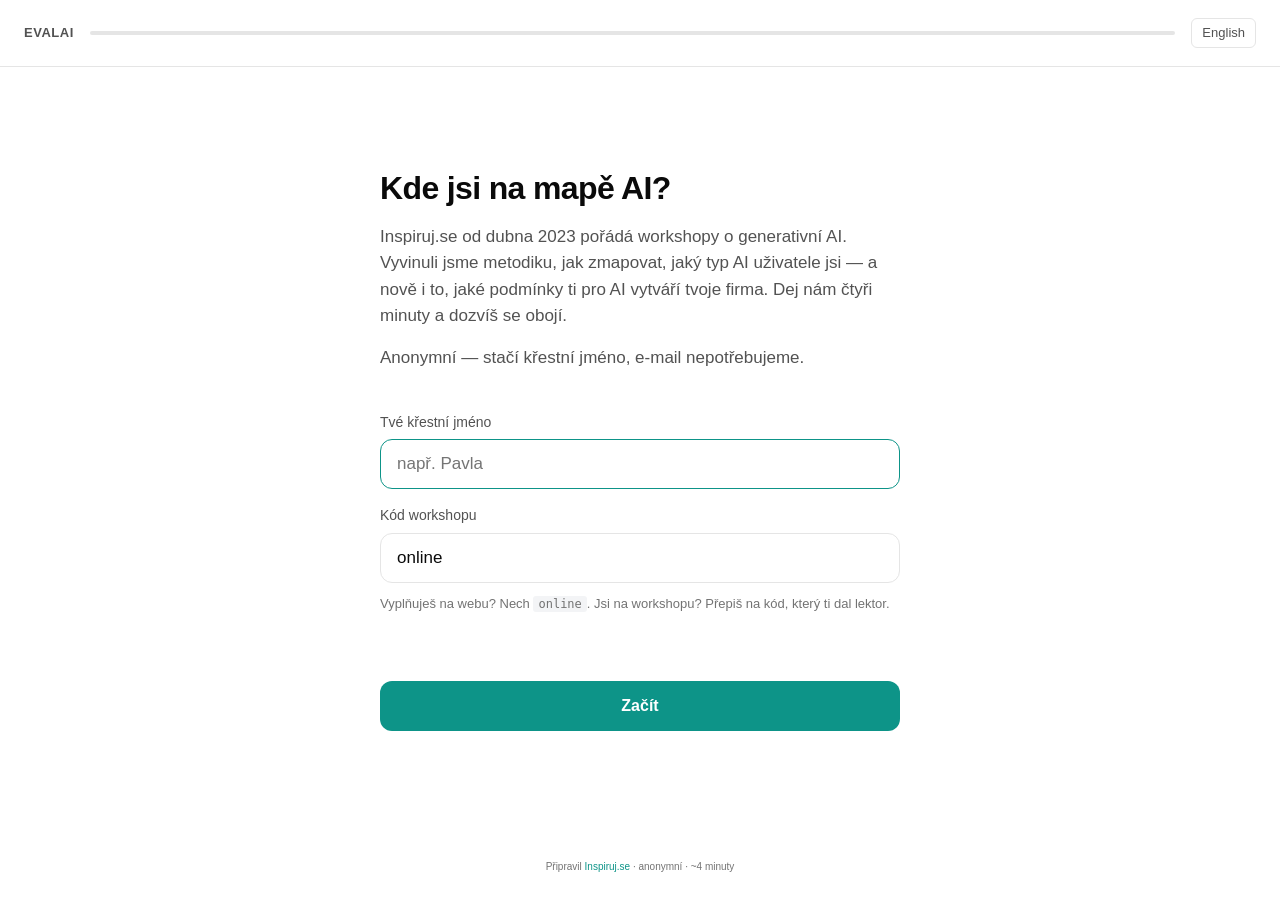
<file: src/index.html>
<!DOCTYPE html>
<html lang="cs">
<head>
  <meta charset="UTF-8">
  <meta name="viewport" content="width=device-width, initial-scale=1.0, maximum-scale=1.0, user-scalable=no">
  <meta name="theme-color" content="#0d9488">
  <title>EvalAI — kde jsi na mapě AI?</title>
  <meta name="description" content="Krátký dotazník pro workshopy Inspiruj.se. Tři minuty, deset otázek, mapa tvého vztahu k AI.">
  <link rel="stylesheet" href="style.css">
</head>
<body>
  <main id="app">
    <div class="topbar">
      <div class="brand">EvalAI</div>
      <div class="progress">
        <div class="progress-bar" id="progress-bar"></div>
      </div>
      <a id="lang-toggle" class="lang-toggle" href="#"></a>
    </div>

    <div class="screen-container" id="screen-container">
      <!-- screens rendered by app.js -->
    </div>

    <footer class="footer">
      <small>Připravil <a href="https://inspiruj.se" target="_blank" rel="noopener">Inspiruj.se</a> · anonymní · ~3 minuty</small>
    </footer>
  </main>

  <script src="config.js"></script>
  <script src="i18n.js"></script>
  <script src="questions.js"></script>
  <script src="app.js"></script>
</body>
</html>
</file>
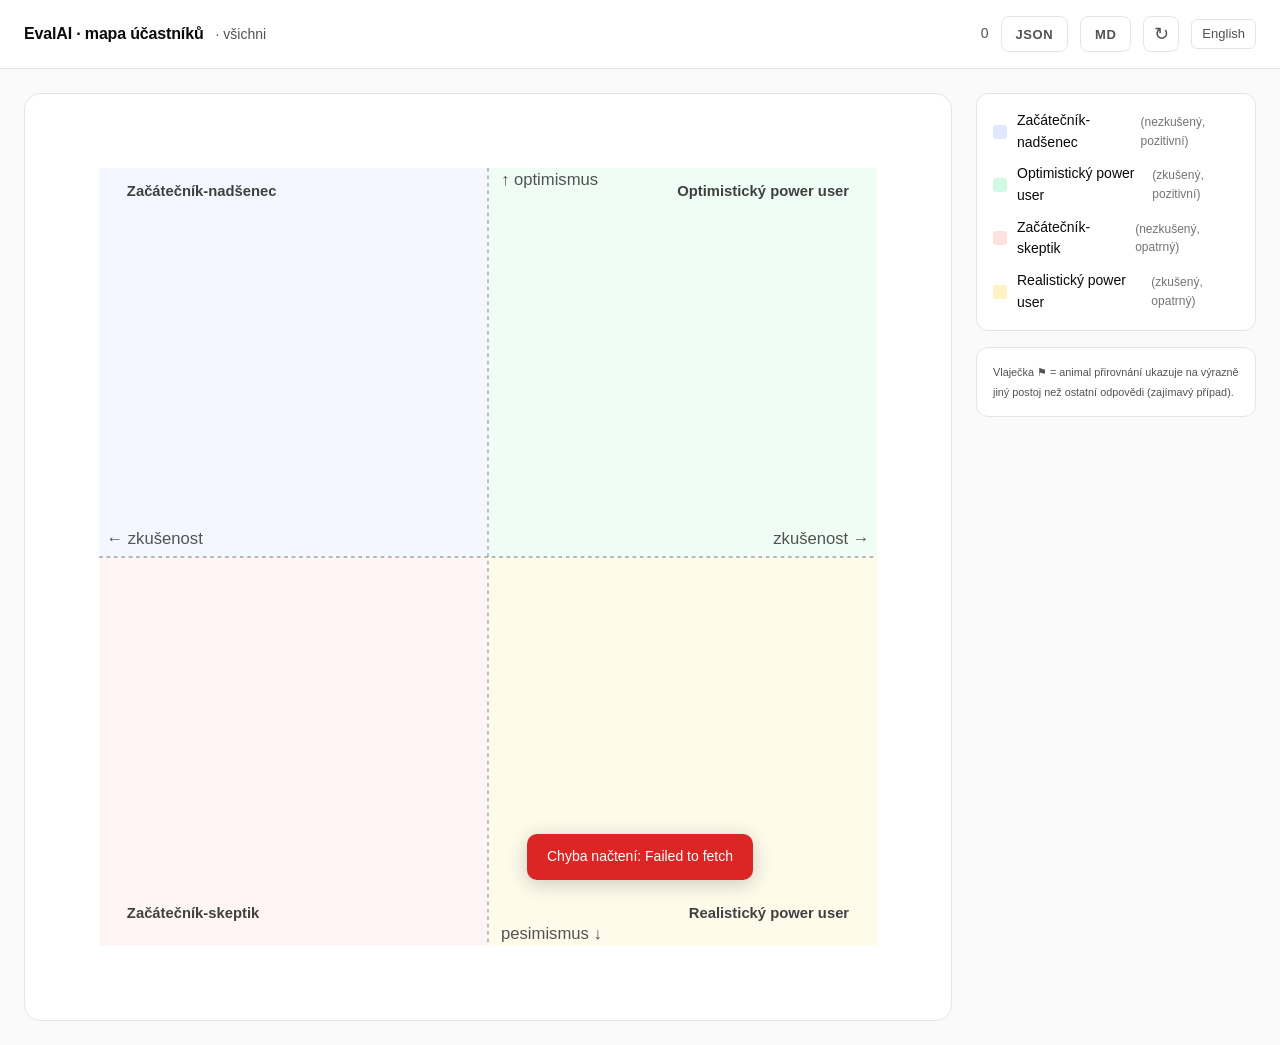
<file: src/dashboard.html>
<!DOCTYPE html>
<html lang="cs">
<head>
  <meta charset="UTF-8">
  <meta name="viewport" content="width=device-width, initial-scale=1.0">
  <meta name="theme-color" content="#0d9488">
  <title>EvalAI — mapa účastníků</title>
  <link rel="stylesheet" href="style.css">
  <link rel="stylesheet" href="dashboard.css">
</head>
<body class="dashboard-body">
  <header class="dash-header">
    <div class="dash-title">
      <strong id="dash-brand">EvalAI · mapa účastníků</strong>
      <span id="workshop-label"></span>
    </div>
    <div class="dash-meta">
      <span id="org-index" class="org-index" hidden></span>
      <span id="count">0</span>
      <button id="export-json-btn" class="btn-pill">JSON</button>
      <button id="export-md-btn" class="btn-pill">MD</button>
      <button id="refresh-btn" class="btn-icon">↻</button>
      <a id="lang-toggle" class="lang-toggle" href="#"></a>
    </div>
  </header>

  <main class="dash-main">
    <div id="plot-wrap" class="plot-wrap">
      <svg id="plot" viewBox="0 0 1000 1000" preserveAspectRatio="xMidYMid meet"></svg>
      <div id="tooltip" class="tooltip" hidden></div>
    </div>

    <aside class="legend">
      <div class="quadrant-legend" id="quadrant-legend"></div>
      <div class="archetype-key">
        <small id="flag-note"></small>
      </div>
    </aside>
  </main>

  <div id="loading" class="loading" hidden></div>
  <div id="error" class="error-banner" hidden></div>

  <script src="config.js"></script>
  <script src="i18n.js"></script>
  <script src="dashboard.js"></script>
</body>
</html>
</file>
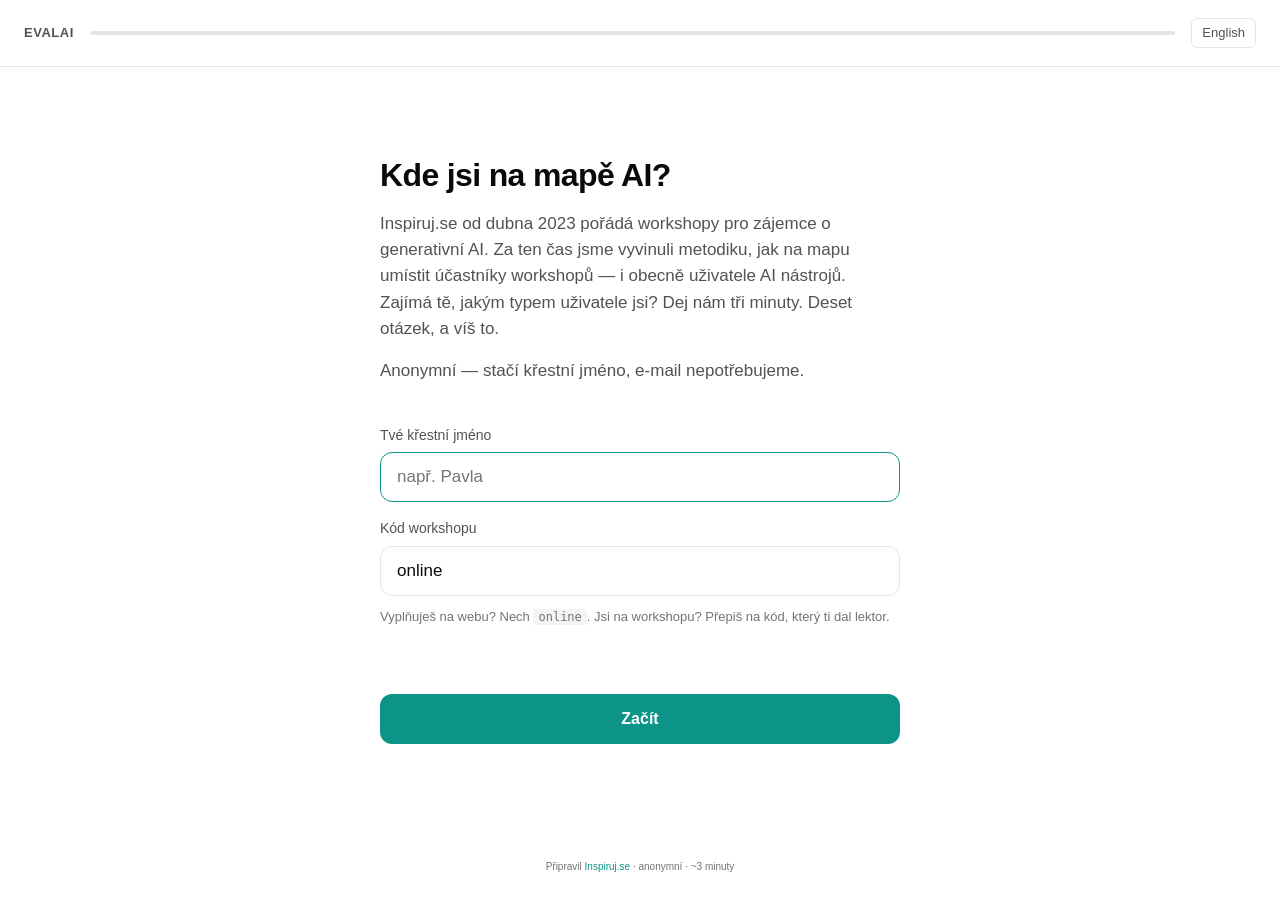
<file: src/v1.html>
<!DOCTYPE html>
<html lang="cs">
<head>
  <meta charset="UTF-8">
  <meta name="viewport" content="width=device-width, initial-scale=1.0, maximum-scale=1.0, user-scalable=no">
  <meta name="theme-color" content="#0d9488">
  <title>EvalAI — kde jsi na mapě AI?</title>
  <meta name="description" content="Krátký dotazník pro workshopy Inspiruj.se. Tři minuty, deset otázek, mapa tvého vztahu k AI.">
  <link rel="stylesheet" href="style.css">
</head>
<body>
  <main id="app">
    <div class="topbar">
      <div class="brand">EvalAI</div>
      <div class="progress">
        <div class="progress-bar" id="progress-bar"></div>
      </div>
      <a id="lang-toggle" class="lang-toggle" href="#"></a>
    </div>

    <div class="screen-container" id="screen-container">
      <!-- screens rendered by app.js -->
    </div>

    <footer class="footer">
      <small>Připravil <a href="https://inspiruj.se" target="_blank" rel="noopener">Inspiruj.se</a> · anonymní · ~3 minuty</small>
    </footer>
  </main>

  <script src="config.js"></script>
  <script src="i18n.js"></script>
  <script src="questions-v1.js"></script>
  <script src="app.js"></script>
</body>
</html>
</file>
<file: src/style.css>
/* EvalAI dotazník — moderní, elegantní, mobile-first
 * Paleta: near-white pozadí, near-black text, teal akcent
 */

:root {
  --bg: #ffffff;
  --bg-soft: #fafafa;
  --text: #0a0a0a;
  --text-muted: #525252;
  --text-subtle: #737373;
  --border: #e5e5e5;
  --border-strong: #d4d4d4;
  --accent: #0d9488;
  --accent-hover: #0f766e;
  --accent-soft: #ccfbf1;
  --error: #dc2626;
  --max-width: 560px;
  --radius: 12px;
  --transition: 200ms cubic-bezier(0.4, 0, 0.2, 1);
}

* {
  margin: 0;
  padding: 0;
  box-sizing: border-box;
}

html, body {
  height: 100%;
  overscroll-behavior: none;
}

body {
  font-family: -apple-system, BlinkMacSystemFont, "Inter", "Segoe UI", Roboto, "Helvetica Neue", Arial, sans-serif;
  font-size: 17px;
  line-height: 1.55;
  color: var(--text);
  background: var(--bg);
  -webkit-font-smoothing: antialiased;
  -moz-osx-font-smoothing: grayscale;
}

a {
  color: var(--accent);
  text-decoration: none;
}
a:hover { color: var(--accent-hover); text-decoration: underline; }

#app {
  display: flex;
  flex-direction: column;
  min-height: 100vh;
  min-height: 100dvh;
}

/* ──────── topbar ──────── */

.topbar {
  position: sticky;
  top: 0;
  background: var(--bg);
  border-bottom: 1px solid var(--border);
  z-index: 10;
  padding: 14px 20px;
  display: flex;
  align-items: center;
  gap: 16px;
}

.brand {
  font-size: 13px;
  font-weight: 600;
  letter-spacing: 0.04em;
  color: var(--text-muted);
  text-transform: uppercase;
}

.progress {
  flex: 1;
  height: 4px;
  background: var(--border);
  border-radius: 2px;
  overflow: hidden;
}

/* Přepínač jazyka — vpravo nahoře v topbaru i dashboard headeru. */
.lang-toggle {
  font-size: 13px;
  font-weight: 500;
  color: var(--text-muted);
  text-decoration: none;
  padding: 4px 10px;
  border-radius: 6px;
  border: 1px solid var(--border);
  transition: background 120ms, color 120ms, border-color 120ms;
  white-space: nowrap;
}

.lang-toggle:hover {
  background: var(--bg-soft, #f5f5f5);
  color: var(--text, #171717);
  border-color: var(--text-muted);
}

.progress-bar {
  height: 100%;
  background: var(--accent);
  width: 0%;
  transition: width 400ms cubic-bezier(0.4, 0, 0.2, 1);
}

/* ──────── screen container ──────── */

.screen-container {
  flex: 1;
  display: flex;
  flex-direction: column;
  padding: 0 20px;
  width: 100%;
  max-width: var(--max-width);
  margin: 0 auto;
}

.screen {
  display: flex;
  flex-direction: column;
  padding: 32px 0 24px;
  animation: fadeIn 280ms cubic-bezier(0.4, 0, 0.2, 1);
}

@keyframes fadeIn {
  from { opacity: 0; transform: translateY(8px); }
  to   { opacity: 1; transform: translateY(0); }
}

.section-tag {
  font-size: 12px;
  font-weight: 600;
  letter-spacing: 0.05em;
  text-transform: uppercase;
  color: var(--accent);
  margin-bottom: 10px;
}

.q-title {
  font-size: 22px;
  line-height: 1.35;
  font-weight: 600;
  letter-spacing: -0.01em;
  margin-bottom: 8px;
}

.q-subtitle {
  font-size: 15px;
  color: var(--text-muted);
  margin-bottom: 24px;
}

/* ──────── option buttons (single + multi) ──────── */

.options {
  display: flex;
  flex-direction: column;
  gap: 8px;
  margin-bottom: 8px;
}

.option {
  display: flex;
  align-items: center;
  gap: 12px;
  padding: 14px 16px;
  border: 1.5px solid var(--border);
  border-radius: var(--radius);
  background: var(--bg);
  cursor: pointer;
  transition: all var(--transition);
  text-align: left;
  font-size: 16px;
  color: var(--text);
  user-select: none;
  -webkit-tap-highlight-color: transparent;
}

.option:hover {
  border-color: var(--border-strong);
  background: var(--bg-soft);
}

.option.selected {
  border-color: var(--accent);
  background: var(--accent-soft);
  color: var(--accent-hover);
  font-weight: 500;
}

.option .indicator {
  flex-shrink: 0;
  width: 22px;
  height: 22px;
  border: 1.5px solid var(--border-strong);
  border-radius: 50%;
  display: flex;
  align-items: center;
  justify-content: center;
  transition: all var(--transition);
}

.option[data-type="multi"] .indicator {
  border-radius: 5px;
}

.option.selected .indicator {
  border-color: var(--accent);
  background: var(--accent);
}

.option.selected .indicator::after {
  content: "";
  display: block;
  width: 6px;
  height: 10px;
  border: solid white;
  border-width: 0 2px 2px 0;
  transform: rotate(45deg) translate(-1px, -1px);
}

.option.disabled {
  opacity: 0.4;
  pointer-events: none;
}

/* ──────── scale (Q6, Q9) ──────── */

.scale {
  display: flex;
  flex-direction: column;
  gap: 16px;
  margin-bottom: 8px;
}

.scale-buttons {
  display: grid;
  grid-template-columns: repeat(5, 1fr);
  gap: 8px;
}

.scale-btn {
  padding: 16px 0;
  border: 1.5px solid var(--border);
  border-radius: var(--radius);
  background: var(--bg);
  cursor: pointer;
  font-size: 18px;
  font-weight: 600;
  color: var(--text);
  transition: all var(--transition);
  -webkit-tap-highlight-color: transparent;
}

.scale-btn:hover {
  border-color: var(--border-strong);
  background: var(--bg-soft);
}

.scale-btn.selected {
  border-color: var(--accent);
  background: var(--accent);
  color: white;
}

.scale-labels {
  display: flex;
  justify-content: space-between;
  font-size: 13px;
  color: var(--text-subtle);
  padding: 0 4px;
}

/* ──────── text inputs ──────── */

.field {
  display: flex;
  flex-direction: column;
  gap: 6px;
  margin-bottom: 16px;
}

.field-label {
  font-size: 14px;
  font-weight: 500;
  color: var(--text-muted);
}

.field-help {
  display: block;
  margin-top: 6px;
  font-size: 13px;
  color: var(--text-subtle, #888);
  line-height: 1.4;
}

.field-help code {
  background: var(--bg-muted, #f3f4f6);
  padding: 1px 5px;
  border-radius: 3px;
  font-size: 12px;
}

/* ── Demografická obrazovka (q11) ─────────────────────────────── */

.demographic-group {
  margin-top: 20px;
}

.demographic-label {
  font-size: 14px;
  font-weight: 600;
  color: var(--text-muted);
  margin-bottom: 8px;
}

.demographic-options {
  display: flex;
  flex-wrap: wrap;
  gap: 6px;
}

.demographic-option {
  padding: 8px 14px;
  font-size: 14px;
  border-radius: 999px;
  background: var(--bg-card, #fff);
  border: 1.5px solid var(--border, #e5e7eb);
  color: var(--text, #171717);
  cursor: pointer;
  transition: all 0.15s ease;
}

.demographic-option:hover {
  border-color: var(--accent, #0d9488);
}

.demographic-option.selected {
  background: var(--accent, #0d9488);
  border-color: var(--accent, #0d9488);
  color: #fff;
}

.demographics-skip {
  text-align: center;
  margin-top: 16px;
}

.link-btn {
  background: none;
  border: none;
  color: var(--text-subtle, #888);
  font-size: 14px;
  text-decoration: underline;
  cursor: pointer;
  padding: 8px;
}

.link-btn:hover {
  color: var(--accent, #0d9488);
}

.field input,
.field textarea {
  width: 100%;
  padding: 14px 16px;
  border: 1.5px solid var(--border);
  border-radius: var(--radius);
  font-size: 17px;
  font-family: inherit;
  color: var(--text);
  background: var(--bg);
  transition: border-color var(--transition);
  -webkit-appearance: none;
  appearance: none;
}

.field input:focus,
.field textarea:focus {
  outline: none;
  border-color: var(--accent);
}

.field textarea {
  resize: vertical;
  min-height: 72px;
  line-height: 1.5;
}

.char-count {
  font-size: 12px;
  color: var(--text-subtle);
  text-align: right;
  margin-top: 2px;
}

/* ──────── animal screen specific ──────── */

.animal-pair {
  background: var(--bg-soft);
  border: 1px solid var(--border);
  border-radius: var(--radius);
  padding: 16px;
  margin-bottom: 16px;
}

.animal-pair-title {
  font-size: 13px;
  font-weight: 600;
  color: var(--text-muted);
  text-transform: uppercase;
  letter-spacing: 0.04em;
  margin-bottom: 12px;
}

/* chips — rychlé "proč" štítky u zvířat (v2) */

.chip-hint {
  font-size: 13px;
  color: var(--text-subtle);
  margin: 4px 0 8px;
}

.chip-row {
  display: flex;
  flex-wrap: wrap;
  gap: 8px;
  margin-bottom: 14px;
}

.chip {
  font-family: inherit;
  font-size: 14px;
  line-height: 1;
  padding: 8px 12px;
  border: 1px solid var(--border-strong);
  border-radius: 999px;
  background: var(--bg);
  color: var(--text-muted);
  cursor: pointer;
  transition: all var(--transition);
}

.chip:hover {
  border-color: var(--accent);
  color: var(--text);
}

.chip.selected {
  background: var(--accent-soft);
  border-color: var(--accent);
  color: var(--accent-hover);
  font-weight: 600;
}

/* ──────── nav buttons ──────── */

.nav {
  display: flex;
  gap: 12px;
  margin-top: 24px;
  padding-bottom: 24px;
}

.btn {
  flex: 1;
  padding: 16px 24px;
  border: none;
  border-radius: var(--radius);
  font-family: inherit;
  font-size: 16px;
  font-weight: 600;
  cursor: pointer;
  transition: all var(--transition);
  -webkit-tap-highlight-color: transparent;
}

.btn-primary {
  background: var(--accent);
  color: white;
}

.btn-primary:hover { background: var(--accent-hover); }
.btn-primary:disabled {
  background: var(--border-strong);
  color: var(--text-subtle);
  cursor: not-allowed;
}

.btn-secondary {
  flex: 0 0 auto;
  background: transparent;
  color: var(--text-muted);
  border: 1.5px solid var(--border);
  padding: 16px 18px;
}

.btn-secondary:hover {
  border-color: var(--border-strong);
  color: var(--text);
}

.error-msg {
  color: var(--error);
  font-size: 14px;
  margin-top: 8px;
  min-height: 20px;
}

/* ──────── welcome / thank you ──────── */

.welcome,
.thanks {
  display: flex;
  flex-direction: column;
  justify-content: center;
  flex: 1;
  padding: 40px 0;
  min-height: 60vh;
}

.welcome h1,
.thanks h1 {
  font-size: 32px;
  line-height: 1.2;
  font-weight: 700;
  letter-spacing: -0.02em;
  margin-bottom: 16px;
}

.welcome p,
.thanks p {
  font-size: 17px;
  color: var(--text-muted);
  margin-bottom: 16px;
}

.welcome-meta {
  margin-top: 24px;
  display: flex;
  gap: 16px;
  font-size: 14px;
  color: var(--text-subtle);
}

.thanks-icon {
  width: 64px;
  height: 64px;
  border-radius: 50%;
  background: var(--accent-soft);
  color: var(--accent-hover);
  display: flex;
  align-items: center;
  justify-content: center;
  font-size: 32px;
  margin-bottom: 24px;
}

.thanks-cta {
  display: inline-flex;
  align-self: flex-start;
  margin-top: 12px;
  text-decoration: none;
}

/* ──────── computing screen (po submitu, čekáme na výsledek) ──────── */

.thanks.computing {
  align-items: flex-start;
}

.computing-dots {
  display: flex;
  gap: 10px;
  margin-bottom: 20px;
}

.computing-dots span {
  width: 12px;
  height: 12px;
  border-radius: 50%;
  background: var(--accent);
  opacity: 0.3;
  animation: computingPulse 1.4s infinite ease-in-out;
}

.computing-dots span:nth-child(2) { animation-delay: 0.2s; }
.computing-dots span:nth-child(3) { animation-delay: 0.4s; }

@keyframes computingPulse {
  0%, 80%, 100% { opacity: 0.25; transform: scale(0.85); }
  40%           { opacity: 1;    transform: scale(1.05); }
}

/* ──────── result screen po submitu ──────── */

.result {
  align-items: flex-start;
  gap: 16px;
}

.result h1 {
  font-size: 26px;
  margin-bottom: 4px;
}

.result-map {
  width: 100%;
  max-width: 360px;
  align-self: center;
  margin: 8px 0 4px;
  background: white;
  border: 1px solid var(--border);
  border-radius: 12px;
  padding: 4px;
}

.result-map svg {
  display: block;
  width: 100%;
  height: auto;
}

.result-archetype {
  font-size: 18px;
  font-weight: 600;
  color: var(--accent);
  letter-spacing: -0.01em;
  margin-top: 4px;
}

.result-interpretation {
  font-size: 16px;
  line-height: 1.55;
  color: var(--text);
  margin: 4px 0 8px;
}

.result-animal {
  background: var(--bg-soft);
  border-radius: 10px;
  padding: 12px 14px;
  font-size: 14px;
  color: var(--text-muted);
  width: 100%;
  box-sizing: border-box;
}

.result-animal-pair {
  display: flex;
  flex-wrap: wrap;
  gap: 6px 10px;
  align-items: baseline;
  color: var(--text);
}

.result-animal-pair .sep { color: var(--text-subtle); }

.result-animal-note {
  margin-top: 6px;
  font-style: italic;
  color: var(--text-muted);
}

.result-cta {
  align-self: flex-start;
  text-decoration: none;
  margin-top: 8px;
}

/* ──────── footer ──────── */

.footer {
  text-align: center;
  padding: 16px 20px 24px;
  color: var(--text-subtle);
  font-size: 12px;
}

/* ──────── desktop tweaks ──────── */

@media (min-width: 640px) {
  body { font-size: 18px; }
  .q-title { font-size: 28px; }
  .topbar { padding: 18px 24px; }
  .screen { padding: 48px 0 32px; }
}

/* ──────── reduce motion ──────── */

@media (prefers-reduced-motion: reduce) {
  * { animation: none !important; transition: none !important; }
}
</file>
<file: src/dashboard.css>
/* EvalAI dashboard — vlastní vrstva navíc nad style.css */

.dashboard-body {
  background: #fafafa;
  min-height: 100vh;
  display: flex;
  flex-direction: column;
}

.dash-header {
  display: flex;
  align-items: center;
  justify-content: space-between;
  padding: 16px 24px;
  background: white;
  border-bottom: 1px solid var(--border);
}

.dash-title {
  display: flex;
  align-items: baseline;
  gap: 12px;
}

.dash-title strong {
  font-size: 16px;
  letter-spacing: -0.01em;
}

#workshop-label {
  font-size: 14px;
  color: var(--text-muted);
}

.dash-meta {
  display: flex;
  align-items: center;
  gap: 12px;
  font-size: 14px;
  color: var(--text-muted);
}

/* Org AI Readiness badge (v2) */
.org-index {
  padding: 6px 12px;
  border-radius: 999px;
  background: var(--accent-soft);
  color: var(--accent-hover);
  font-weight: 600;
  cursor: help;
}

.btn-icon {
  width: 36px;
  height: 36px;
  border: 1px solid var(--border);
  border-radius: 8px;
  background: white;
  cursor: pointer;
  font-size: 18px;
  color: var(--text-muted);
  transition: all 200ms;
}

.btn-icon:hover {
  background: var(--bg-soft);
  color: var(--accent);
}

.btn-pill {
  height: 36px;
  padding: 0 14px;
  border: 1px solid var(--border);
  border-radius: 8px;
  background: white;
  cursor: pointer;
  font-size: 13px;
  font-weight: 600;
  color: var(--text-muted);
  letter-spacing: 0.04em;
  font-family: inherit;
  transition: all 200ms;
}

.btn-pill:hover {
  background: var(--bg-soft);
  color: var(--accent);
  border-color: var(--accent);
}

.dash-main {
  flex: 1;
  display: grid;
  grid-template-columns: 1fr 280px;
  gap: 24px;
  padding: 24px;
  max-width: 1400px;
  margin: 0 auto;
  width: 100%;
  box-sizing: border-box;
}

@media (max-width: 900px) {
  .dash-main {
    grid-template-columns: 1fr;
  }
}

.plot-wrap {
  position: relative;
  background: white;
  border: 1px solid var(--border);
  border-radius: 16px;
  overflow: hidden;
  aspect-ratio: 1 / 1;
}

#plot {
  width: 100%;
  height: 100%;
  display: block;
}

/* SVG styly */
.q-bg-tl { fill: #e0e7ff; }   /* casual enthusiast — blue */
.q-bg-tr { fill: #d1fae5; }   /* optimistic power user — green */
.q-bg-bl { fill: #fee2e2; }   /* casual skeptic — red */
.q-bg-br { fill: #fef3c7; }   /* realistic power user — warm */
.q-bg-tl, .q-bg-tr, .q-bg-bl, .q-bg-br { opacity: 0.35; }

.axis-line {
  stroke: #a3a3a3;
  stroke-width: 1.5;
  stroke-dasharray: 4 4;
}

.axis-label {
  font-family: -apple-system, BlinkMacSystemFont, "Inter", sans-serif;
  font-size: 18px;
  font-weight: 500;
  fill: #525252;
}

.q-label {
  font-family: -apple-system, BlinkMacSystemFont, "Inter", sans-serif;
  font-size: 16px;
  font-weight: 600;
  fill: #404040;
  pointer-events: none;
}

.point {
  fill: var(--accent);
  stroke: white;
  stroke-width: 2;
  cursor: pointer;
  transition: all 200ms;
}

.point.outlier {
  fill: #f59e0b;
}

.point:hover {
  stroke-width: 3;
  filter: brightness(0.9);
}

.point-label {
  font-family: -apple-system, BlinkMacSystemFont, "Inter", sans-serif;
  font-size: 13px;
  font-weight: 500;
  fill: #171717;
  pointer-events: none;
}

.tooltip {
  position: absolute;
  background: white;
  border: 1px solid var(--border-strong);
  border-radius: 10px;
  padding: 12px 14px;
  font-size: 13px;
  line-height: 1.5;
  max-width: 280px;
  box-shadow: 0 4px 20px rgba(0, 0, 0, 0.12);
  pointer-events: none;
  z-index: 5;
  transform: translate(-50%, -100%);
}

.tooltip strong { display: block; font-size: 14px; margin-bottom: 4px; }
.tooltip .arch { color: var(--accent); font-size: 12px; text-transform: uppercase; letter-spacing: 0.04em; }
.tooltip .animal-line { margin-top: 6px; color: var(--text-muted); }

/* Legend */

.legend {
  display: flex;
  flex-direction: column;
  gap: 16px;
}

.quadrant-legend {
  background: white;
  border: 1px solid var(--border);
  border-radius: 12px;
  padding: 16px;
  display: flex;
  flex-direction: column;
  gap: 10px;
}

.ql-row {
  display: flex;
  align-items: center;
  gap: 10px;
  font-size: 14px;
  color: var(--text);
}

.ql-row small {
  color: var(--text-subtle);
  font-size: 12px;
}

.ql-q {
  width: 14px;
  height: 14px;
  border-radius: 3px;
  flex-shrink: 0;
}

.ql-q.tl { background: #e0e7ff; }
.ql-q.tr { background: #d1fae5; }
.ql-q.bl { background: #fee2e2; }
.ql-q.br { background: #fef3c7; }

.archetype-key {
  background: white;
  border: 1px solid var(--border);
  border-radius: 12px;
  padding: 14px 16px;
  font-size: 13px;
  color: var(--text-muted);
}

.flag {
  display: inline-block;
  background: #f59e0b;
  color: white;
  width: 18px;
  height: 18px;
  border-radius: 50%;
  text-align: center;
  line-height: 18px;
  font-size: 11px;
}

/* loading + error */

.loading {
  position: fixed;
  top: 50%; left: 50%;
  transform: translate(-50%, -50%);
  background: rgba(255, 255, 255, 0.95);
  padding: 16px 24px;
  border-radius: 12px;
  box-shadow: 0 4px 20px rgba(0,0,0,0.1);
  font-size: 14px;
  color: var(--text-muted);
}

.error-banner {
  position: fixed;
  bottom: 20px; left: 50%;
  transform: translateX(-50%);
  background: var(--error);
  color: white;
  padding: 12px 20px;
  border-radius: 10px;
  font-size: 14px;
  box-shadow: 0 4px 20px rgba(0,0,0,0.2);
  max-width: 90%;
}
</file>
